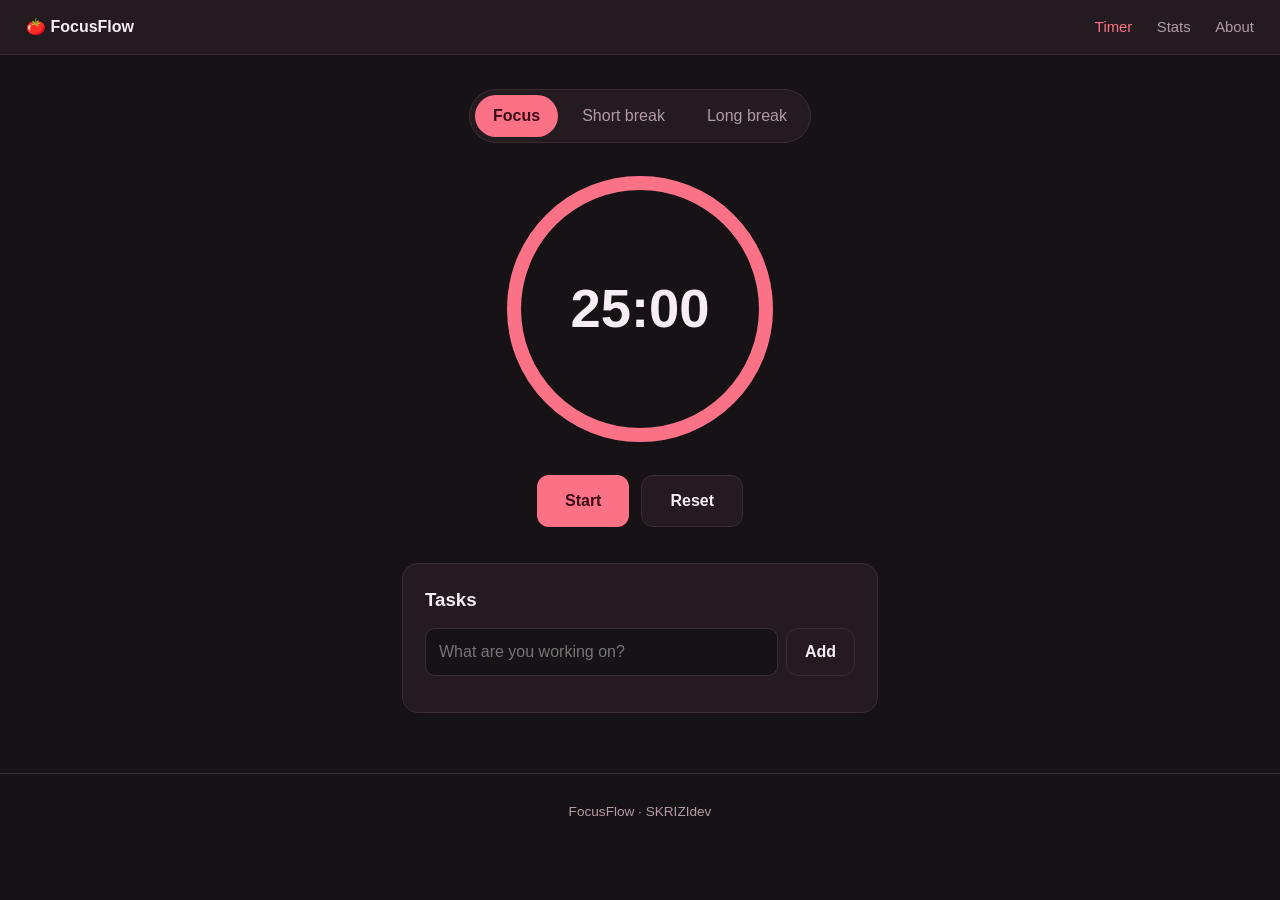
<file: index.html>
<!DOCTYPE html>
<html lang="en">
<head>
<meta charset="UTF-8">
<meta name="viewport" content="width=device-width, initial-scale=1.0">
<title>FocusFlow — Pomodoro Timer</title>
<link rel="stylesheet" href="css/style.css">
</head>
<body>
<header class="topbar">
  <a class="brand" href="index.html">🍅 FocusFlow</a>
  <nav>
    <a href="index.html" class="active">Timer</a>
    <a href="stats.html">Stats</a>
    <a href="about.html">About</a>
  </nav>
</header>
<main class="app">
  <div class="modes" id="modes">
    <button class="on" data-m="focus" data-min="25">Focus</button>
    <button data-m="short" data-min="5">Short break</button>
    <button data-m="long" data-min="15">Long break</button>
  </div>

  <div class="clock" id="clock">
    <svg viewBox="0 0 200 200"><circle class="track" cx="100" cy="100" r="90"/><circle class="prog" id="ring" cx="100" cy="100" r="90"/></svg>
    <div class="time" id="time">25:00</div>
  </div>

  <div class="controls">
    <button class="btn primary" id="startBtn">Start</button>
    <button class="btn" id="resetBtn">Reset</button>
  </div>

  <section class="tasks">
    <h3>Tasks</h3>
    <div class="addbar"><input id="taskInput" placeholder="What are you working on?" maxlength="60"><button class="btn small" id="addTask">Add</button></div>
    <ul id="taskList"></ul>
  </section>
</main>
<footer class="foot">FocusFlow · SKRIZIdev</footer>
<script src="js/ui.js"></script>
<script src="js/pomodoro.js"></script>
</body>
</html>
</file>
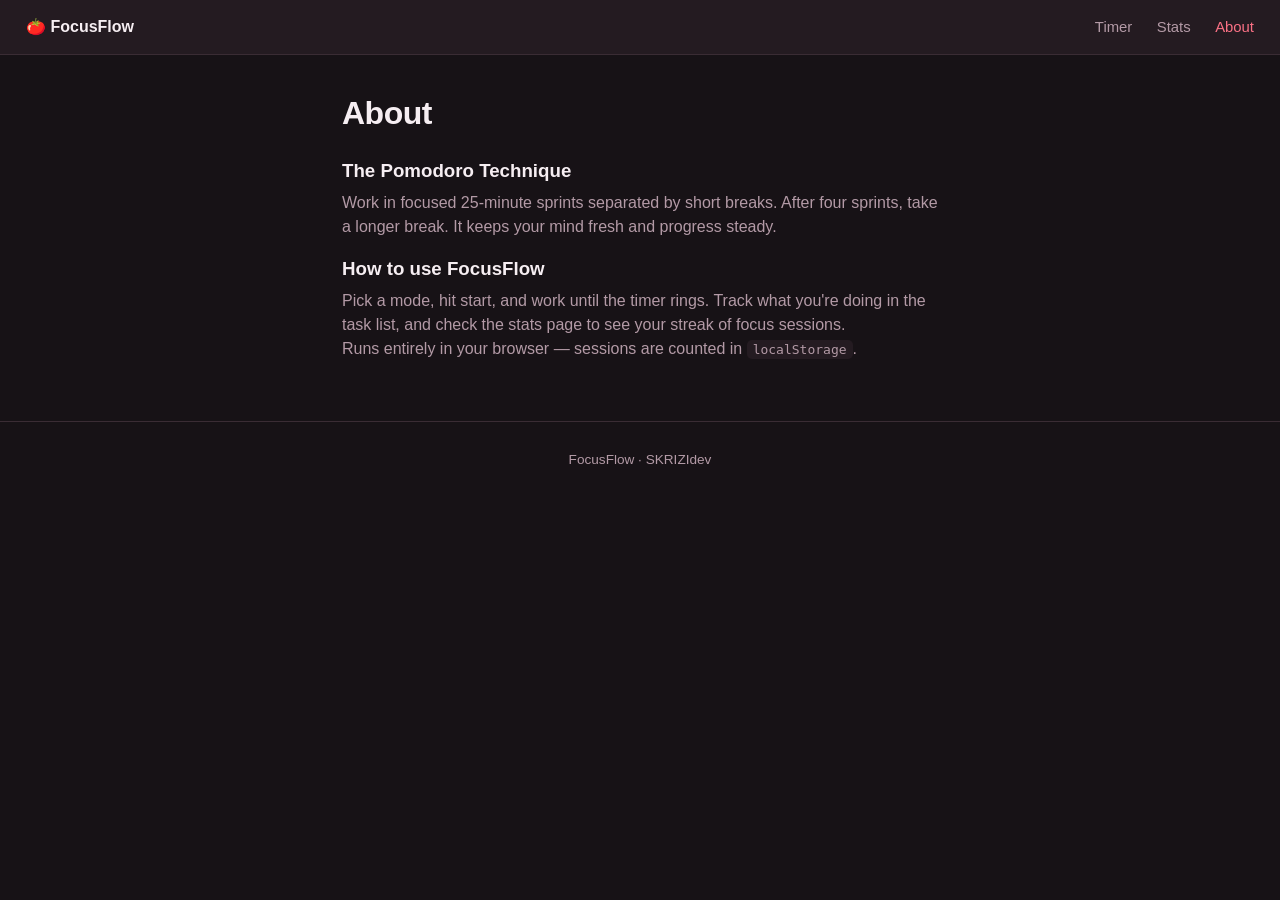
<file: about.html>
<!DOCTYPE html>
<html lang="en">
<head>
<meta charset="UTF-8">
<meta name="viewport" content="width=device-width, initial-scale=1.0">
<title>About — FocusFlow</title>
<link rel="stylesheet" href="css/style.css">
</head>
<body>
<header class="topbar">
  <a class="brand" href="index.html">🍅 FocusFlow</a>
  <nav>
    <a href="index.html">Timer</a>
    <a href="stats.html">Stats</a>
    <a href="about.html" class="active">About</a>
  </nav>
</header>
<main class="wrap">
  <h1 class="title">About</h1>
  <section class="prose">
    <h3>The Pomodoro Technique</h3>
    <p>Work in focused 25-minute sprints separated by short breaks. After four sprints, take a longer break. It keeps your mind fresh and progress steady.</p>
    <h3>How to use FocusFlow</h3>
    <p>Pick a mode, hit start, and work until the timer rings. Track what you're doing in the task list, and check the stats page to see your streak of focus sessions.</p>
    <p>Runs entirely in your browser — sessions are counted in <code>localStorage</code>.</p>
  </section>
</main>
<footer class="foot">FocusFlow · SKRIZIdev</footer>
</body>
</html>
</file>
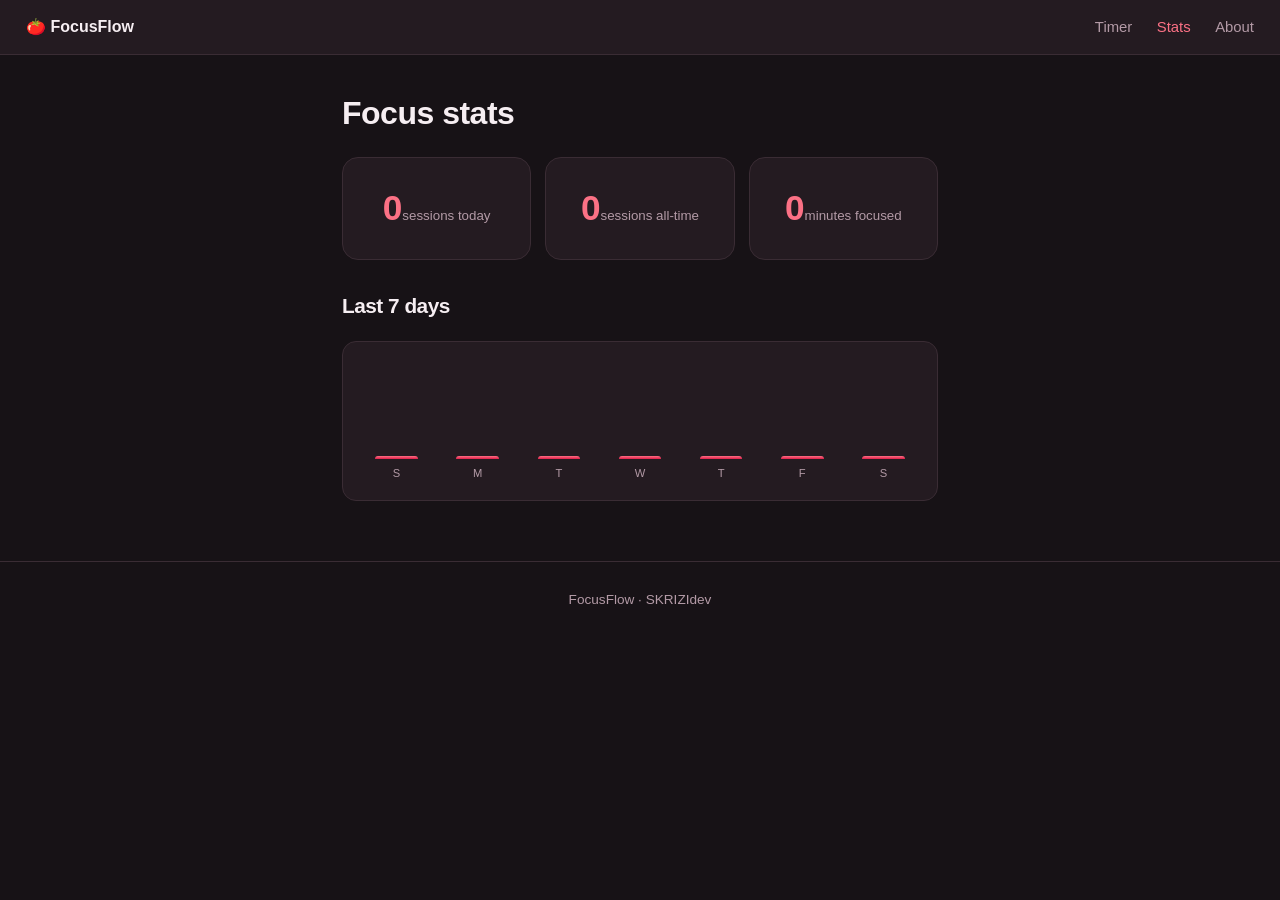
<file: stats.html>
<!DOCTYPE html>
<html lang="en">
<head>
<meta charset="UTF-8">
<meta name="viewport" content="width=device-width, initial-scale=1.0">
<title>Stats — FocusFlow</title>
<link rel="stylesheet" href="css/style.css">
</head>
<body>
<header class="topbar">
  <a class="brand" href="index.html">🍅 FocusFlow</a>
  <nav>
    <a href="index.html">Timer</a>
    <a href="stats.html" class="active">Stats</a>
    <a href="about.html">About</a>
  </nav>
</header>
<main class="wrap">
  <h1 class="title">Focus stats</h1>
  <div class="cards">
    <div class="scard"><b id="today">0</b><small>sessions today</small></div>
    <div class="scard"><b id="total">0</b><small>sessions all-time</small></div>
    <div class="scard"><b id="mins">0</b><small>minutes focused</small></div>
  </div>
  <h2 class="title" style="font-size:1.3rem;margin-top:30px">Last 7 days</h2>
  <div class="chart" id="chart"></div>
</main>
<footer class="foot">FocusFlow · SKRIZIdev</footer>
<script src="js/ui.js"></script>
<script src="js/stats.js"></script>
</body>
</html>
</file>
<file: css/style.css>
:root{
  --bg:#171216; --panel:#241b21; --line:#3a2c34; --txt:#f6eef2; --muted:#b39aa6; --accent:#fb7185;
}
*{box-sizing:border-box;margin:0;padding:0}
body{font-family:-apple-system,BlinkMacSystemFont,"Segoe UI",Roboto,sans-serif;background:var(--bg);color:var(--txt);line-height:1.5}
a{color:inherit;text-decoration:none}
.topbar{display:flex;align-items:center;justify-content:space-between;padding:15px 26px;background:var(--panel);border-bottom:1px solid var(--line);position:sticky;top:0;z-index:10}
.brand{font-weight:700}
nav a{color:var(--muted);margin-left:20px;font-size:.93rem}
nav a:hover,nav a.active{color:var(--accent)}
.app{max-width:520px;margin:0 auto;padding:34px 22px 60px;text-align:center}
.wrap{max-width:640px;margin:0 auto;padding:34px 22px 60px}
.modes{display:inline-flex;gap:6px;background:var(--panel);border:1px solid var(--line);border-radius:30px;padding:5px;margin-bottom:26px}
.modes button{background:none;border:none;color:var(--muted);font:inherit;padding:9px 18px;border-radius:24px;cursor:pointer}
.modes button.on{background:var(--accent);color:#3a0c17;font-weight:600}
.clock{position:relative;width:280px;height:280px;margin:0 auto 26px}
.clock svg{transform:rotate(-90deg);width:100%;height:100%}
.track{fill:none;stroke:var(--line);stroke-width:10}
.prog{fill:none;stroke:var(--accent);stroke-width:10;stroke-linecap:round;stroke-dasharray:565;stroke-dashoffset:0;transition:stroke-dashoffset 1s linear}
.time{position:absolute;inset:0;display:grid;place-items:center;font-size:3.4rem;font-weight:700;font-variant-numeric:tabular-nums}
.controls{display:flex;gap:12px;justify-content:center;margin-bottom:36px}
.btn{font:inherit;background:var(--panel);color:var(--txt);border:1px solid var(--line);padding:13px 28px;border-radius:12px;cursor:pointer;font-weight:600}
.btn.primary{background:var(--accent);color:#3a0c17;border:none}
.btn.small{padding:11px 18px}
.btn:hover{filter:brightness(1.08)}
.tasks{text-align:left;background:var(--panel);border:1px solid var(--line);border-radius:16px;padding:22px}
.tasks h3{margin-bottom:14px}
.addbar{display:flex;gap:8px;margin-bottom:14px}
.addbar input{flex:1;font:inherit;background:var(--bg);color:var(--txt);border:1px solid var(--line);border-radius:10px;padding:11px 13px}
.addbar input:focus{outline:2px solid var(--accent)}
#taskList{list-style:none;display:flex;flex-direction:column;gap:8px}
#taskList li{display:flex;align-items:center;gap:10px;background:var(--bg);border:1px solid var(--line);border-radius:10px;padding:11px 13px}
#taskList li.done span{text-decoration:line-through;color:var(--muted)}
#taskList .cb{cursor:pointer}
#taskList span{flex:1}
#taskList .x{background:none;border:none;color:var(--muted);cursor:pointer}
.title{font-size:2rem;letter-spacing:-.5px;margin-bottom:20px}
.cards{display:grid;grid-template-columns:repeat(3,1fr);gap:14px}
.scard{background:var(--panel);border:1px solid var(--line);border-radius:16px;padding:24px;text-align:center}
.scard b{font-size:2.2rem;color:var(--accent);display:block}
.scard small{color:var(--muted)}
.chart{display:flex;align-items:flex-end;gap:10px;height:160px;background:var(--panel);border:1px solid var(--line);border-radius:14px;padding:18px;margin-top:14px}
.chart .col{flex:1;display:flex;flex-direction:column;justify-content:flex-end;align-items:center;gap:6px;height:100%}
.chart .bar{width:60%;background:linear-gradient(180deg,var(--accent),#e11d48);border-radius:5px 5px 0 0;min-height:3px}
.chart small{color:var(--muted);font-size:.7rem}
.prose{color:var(--muted)} .prose h3{color:var(--txt);margin:16px 0 6px} .prose code{background:var(--panel);padding:2px 6px;border-radius:5px}
.foot{text-align:center;color:var(--muted);padding:28px;font-size:.85rem;border-top:1px solid var(--line)}
@media(max-width:420px){.clock{width:230px;height:230px}.time{font-size:2.8rem}}

/* ---- enhancements: animations ---- */
@keyframes riseIn{from{opacity:0;transform:translateY(16px)}to{opacity:1;transform:none}}
@keyframes clockPulse{0%,100%{box-shadow:0 0 0 0 rgba(251,113,133,0)}50%{box-shadow:0 0 40px 0 rgba(251,113,133,.25)}}
@keyframes growBar{from{transform:scaleY(0)}to{transform:scaleY(1)}}
.modes,.clock,.controls,.tasks{opacity:0;animation:riseIn .55s cubic-bezier(.2,.8,.3,1) both}
.clock{animation-delay:.08s}.controls{animation-delay:.16s}.tasks{animation-delay:.24s}
.clock{border-radius:50%}
.clock.running{animation:riseIn .55s ease both,clockPulse 2.4s ease-in-out .55s infinite}
.modes button{transition:background .25s,color .25s}
.btn{transition:transform .1s,filter .15s}.btn:active{transform:scale(.95)}
#taskList li{animation:riseIn .35s ease both;transition:border-color .2s}
#taskList li:hover{border-color:var(--accent)}
.scard{opacity:0;animation:riseIn .5s ease both}
.scard:nth-child(2){animation-delay:.08s}.scard:nth-child(3){animation-delay:.16s}
.scard b{display:inline-block;transition:transform .2s}.scard:hover b{transform:scale(1.12)}
.chart .bar{transform-origin:bottom;animation:growBar .6s cubic-bezier(.2,.9,.3,1) both}
</file>
